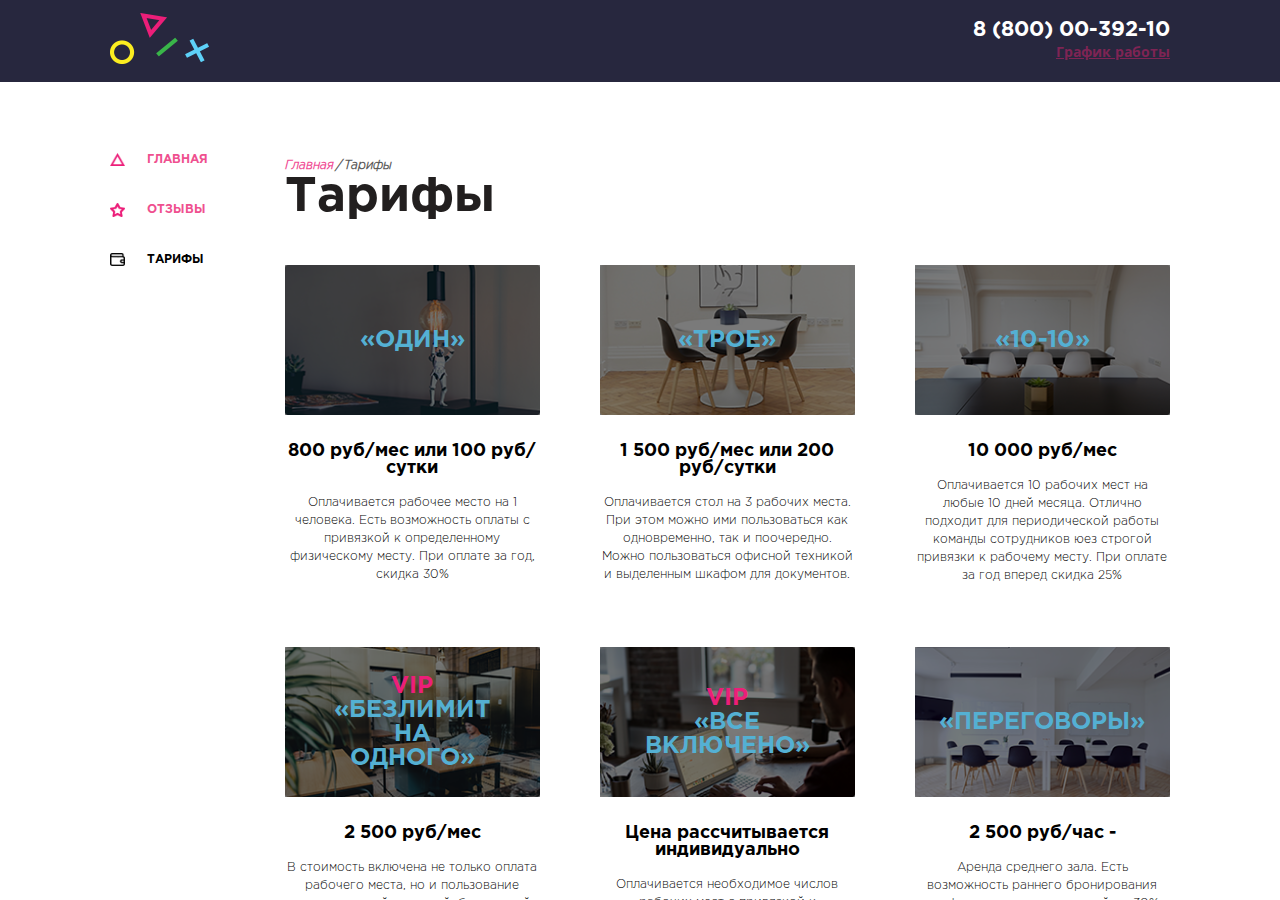
<file: index.html>
<!DOCTYPE html>
<html lang="ru">
<head>
    <meta charset="UTF-8">
    <link href="https://fonts.googleapis.com/css?family=Open+Sans:400,600,700&display=swap" rel="stylesheet">
    <link rel="stylesheet" href="./main.css">
    <title>Prices</title>
</head>
<body>
  <div class="wrapper">
    <header class="header">
      <div class="container container-header">
        <a href="#" class="logotype">
          <img src="./img/logotype.png" alt="Logotype Picture" class="logotype__picture">
        </a>
        <div class="contacts">
          <a href="tel:+78000039210" class="contacts__phone">8 (800) 00-392-10</a>
          <a href="#" class="contacts__hours">График работы</a>
          <div class="schedule">
            <span class="time">пн-вс: 09:00-20:00</span>
            <span class="lunch">обед: 14:00-14:30</span>
          </div>
        </div>
      </div>           
    </header>
    <main class="main">  
      <div class="general-content">        
        <aside class="sidebar">
          <nav class="nav">
            <ul class="nav__list">
              <li class="nav__item">
                <a href="#" class="nav__link 
                nav__link--main">
                    Главная
                </a>
              </li>
              <li class="nav__item">
                <a href="#" class="nav__link
                nav__link--feedback">
                    Отзывы
                </a>
              </li>
              <li class="nav__item">
                <a href="#" class="nav__link
                nav__link--prices">
                    Тарифы
                </a>
              </li>
            </ul>
          </nav>
        </aside>
        <div class="main-content">
          <nav class="breadcrumbs">
            <ul class="breadcrumbs__list">
              <li class="breadcrumbs__item">
                  <a href="#" class="breadcrumbs__link breadcrumbs__link--main">Главная</a>
              </li>
              <li class="breadcrumbs__item">
                  <a href="#" class="breadcrumbs__link breadcrumbs__link--prices">Тарифы</a>
              </li>
            </ul>
          </nav>
          <div class="prices">
            <h2 class="prices__title title">Тарифы</h2>
            <div class="prices__description">
              <ul class="prices__content">
                <li class="prices__block">
                  <div class="prices__icon">
                    <img src="./img/robot.png" alt="Picture" class="icon__picture">
                    <span class="prices__name">«Один»</span>
                  </div>
                  <p class="prices__conditions">800 руб/мес или 100 руб/сутки</p>
                  <p class="prices__detais">Оплачивается рабочее место на 1 человека. Есть возможность оплаты с привязкой к определенному физическому месту. При оплате за год, скидка 30%</p>
                </li>
                <li class="prices__block">
                  <div class="prices__icon">
                    <img src="./img/chairs.png" alt="Picture" class="icon__picture">
                    <span class="prices__name">«Трое»</span>
                  </div>
                  <p class="prices__conditions">1 500 руб/мес или 200 руб/сутки</p>
                  <p class="prices__detais">Оплачивается стол на 3 рабочих места. При этом можно ими пользоваться как одновременно, так и поочередно. Можно пользоваться офисной техникой и выделенным шкафом для документов.</p>
                </li>
                <li class="prices__block">
                  <div class="prices__icon">
                    <img src="./img/table.png" alt="Picture" class="icon__picture">
                    <span class="prices__name">«10-10»</span>
                  </div>
                  <p class="prices__conditions">10 000 руб/мес</p>
                  <p class="prices__detais">Оплачивается 10 рабочих мест на любые 10 дней месяца. Отлично подходит для периодической работы команды сотрудников юез строгой привязки к рабочему месту. При оплате за год вперед скидка 25%</p>
                </li>
                <li class="prices__block">
                  <div class="prices__icon">
                    <img src="./img/class.png" alt="Picture" class="icon__picture">
                    <span class="prices__name"><p class="vip">vip</p>«Безлимит на одного»</span>
                  </div>
                  <p class="prices__conditions">2 500 руб/мес</p>
                  <p class="prices__detais">В стоимость включена не только оплата рабочего места, но и пользование копировальной техникой, бесплатный кофе или чай в течение дня, возможность использования зала для переговоров при предварительном бронировании 1 раз в месяц.</p>
                </li>
                <li class="prices__block">
                  <div class="prices__icon">
                    <img src="./img/work.png" alt="Picture" class="icon__picture">
                    <span class="prices__name"><p class="vip">vip</p>«Все включено»</span>
                  </div>
                  <p class="prices__conditions">Цена рассчитывается индивидуально</p>
                  <p class="prices__detais">Оплачивается необходимое числов рабочих мест с привязкой к фактическому местонахождению. В стоимость включены рабочие столы, мебель для хранения документов, отдельный принтер и копировальный автомат.</p>
                </li>
                <li class="prices__block">
                  <div class="prices__icon">
                    <img src="./img/cabinet.png" alt="Picture" class="icon__picture">
                    <span class="prices__name">«Переговоры»</span>
                  </div>
                  <p class="prices__conditions">2 500 руб/час -</p>
                  <p class="prices__detais">Аренда среднего зала. Есть возможность раннего бронирования конференц-залов со скидкой до 30% при полной предоплате.</p>
                </li>                                                                                                                                                      
              </ul>
            </div>
          </div>
          <div class="partners">
            <h2 class="partners__title title">Партнёры</h2>
            <ul class="partners__list">
              <li class="partners__picture">
                <a href="#" class="partners__link">
                  <img src="./img/vinter-normal.png" alt="Picture" class="partners__icon">
                </a>
              </li>
              <li class="partners__picture">
                <a href="#" class="partners__link">
                  <img src="./img/drop-normal.png" alt="Picture" class="partners__icon">
                </a>
              </li>
              <li class="partners__picture">
                <a href="#" class="partners__link">
                  <img src="./img/anna.png" alt="Picture" class="partners__icon">
                </a>
              </li>
              <li class="partners__picture">
                <a href="#" class="partners__link">
                  <img src="./img/tishkin-normal.png" alt="Picture" class="partners__icon">
                </a>
              </li>
              <li class="partners__picture">
                <a href="#" class="partners__link">
                  <img src="./img/pufok-normal.png" alt="Picture" class="partners__icon">
                </a>
              </li>
              <li class="partners__picture">
                <a href="#" class="partners__link">
                  <img src="./img/avantazh-normal.png" alt="Picture" class="partners__icon">
                </a>
              </li>
            </ul>
          </div>
        </div>
      </div>
    </main>
    <footer class="footer">
      <div class="container container--footer">
        <p class="footer__description">
          Сделано с любовью и старанием на курсе "HTML + CSS" в <a href="//loftschool.com" target="_blank" class="loftschool">Loftschool</a>. Автор работы: <span class="footer__author">Прохладов Вадим</span>
        </p>
        <a href="#" class="logotype--footer">
          <img src="img/logotype.png" alt="Logotype Picture" class="logotype__picture">
        </a>
        <div class="social">
          <div class="social__description">Наши социальные сети</div>
          <ul class="social__items">
            <li class="social__picture">
              <div class="social__picture vk"></div>
            </li>
            <li class="social__picture">
              <div class="social__picture fb"></div>
            </li>
            <li class="social__picture">
              <div class="social__picture google"></div>
            </li>
            <li class="social__picture">
              <div class="social__picture twitter"></div>
            </li>
            <li class="social__picture">
              <div class="social__picture mail"></div>
            </li>
          </ul>
        </div>
      </div>
    </footer>
  </div>
</body>
</html>
</file>
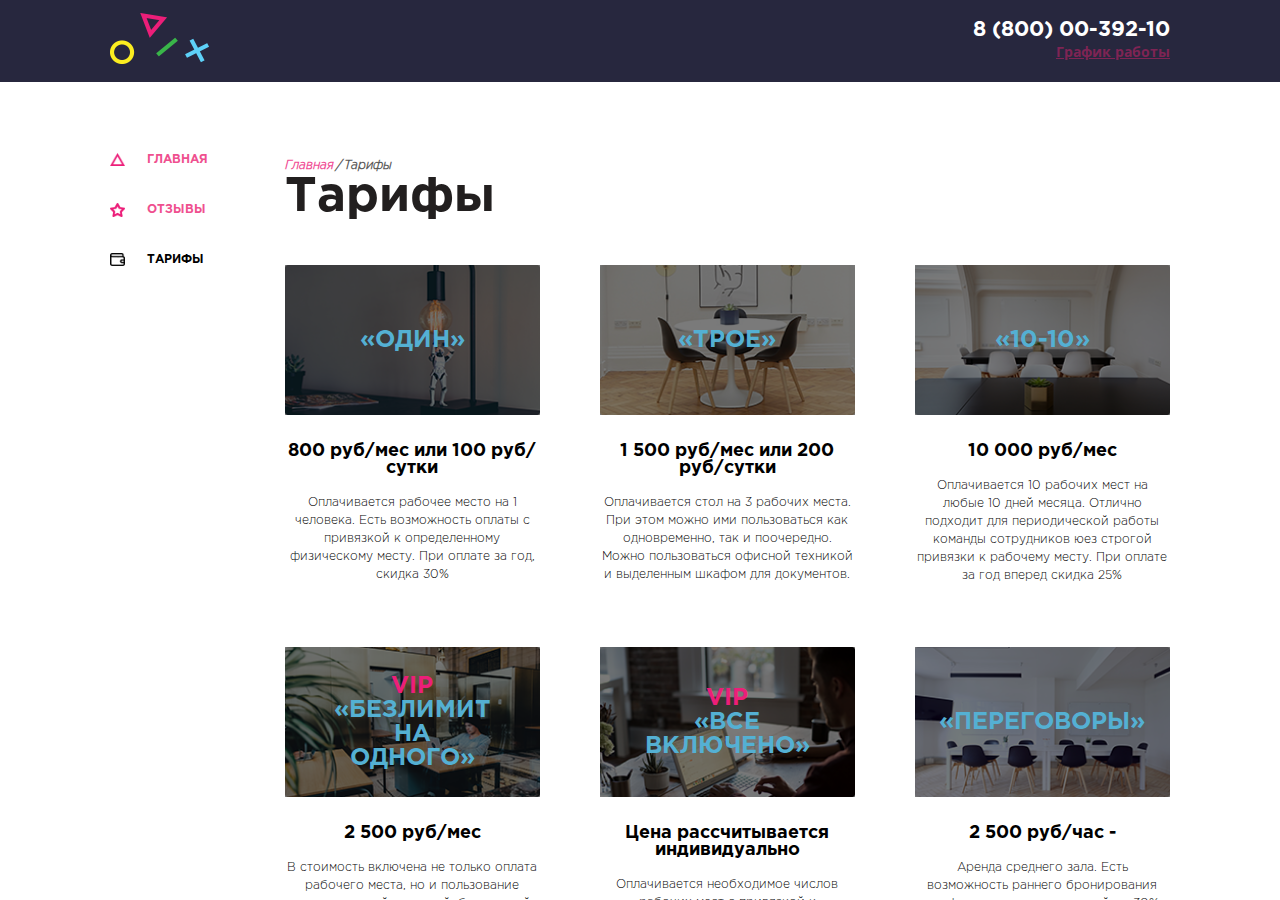
<file: prices/index.html>
<!DOCTYPE html>
<html lang="ru">
<head>
    <meta charset="UTF-8">
    <link href="https://fonts.googleapis.com/css?family=Open+Sans:400,600,700&display=swap" rel="stylesheet">
    <link rel="stylesheet" href="./main.css">
    <title>Prices</title>
</head>
<body>
  <div class="wrapper">
    <header class="header">
      <div class="container container-header">
        <a href="#" class="logotype">
          <img src="./img/logotype.png" alt="Logotype Picture" class="logotype__picture">
        </a>
        <div class="contacts">
          <a href="tel:+78000039210" class="contacts__phone">8 (800) 00-392-10</a>
          <a href="#" class="contacts__hours">График работы</a>
        </div>
      </div>           
    </header>
    <main class="main">  
      <div class="general-content">        
        <aside class="sidebar">
          <nav class="nav">
            <ul class="nav__list">
              <li class="nav__item">
                <a href="#" class="nav__link 
                nav__link--main">
                    Главная
                </a>
              </li>
              <li class="nav__item">
                <a href="#" class="nav__link
                nav__link--feedback">
                    Отзывы
                </a>
              </li>
              <li class="nav__item">
                <a href="#" class="nav__link
                nav__link--prices">
                    Тарифы
                </a>
              </li>
            </ul>
          </nav>
        </aside>
        <div class="main-content">
          <nav class="breadcrumbs">
            <ul class="breadcrumbs__list">
              <li class="breadcrumbs__item">
                  <a href="#" class="breadcrumbs__link breadcrumbs__link--main">Главная</a>
              </li>
              <li class="breadcrumbs__item">
                  <a href="#" class="breadcrumbs__link breadcrumbs__link--prices">Тарифы</a>
              </li>
            </ul>
          </nav>
          <div class="prices">
            <h2 class="prices__title title">Тарифы</h2>
            <div class="prices__description">
              <ul class="prices__content">
                <li class="prices__block">
                  <div class="prices__icon">
                    <img src="./img/robot.png" alt="Picture" class="icon__picture">
                    <span class="prices__name">«Один»</span>
                  </div>
                  <p class="prices__conditions">800 руб/мес или 100 руб/сутки</p>
                  <p class="prices__detais">Оплачивается рабочее место на 1 человека. Есть возможность оплаты с привязкой к определенному физическому месту. При оплате за год, скидка 30%</p>
                </li>
                <li class="prices__block">
                  <div class="prices__icon">
                    <img src="./img/chairs.png" alt="Picture" class="icon__picture">
                    <span class="prices__name">«Трое»</span>
                  </div>
                  <p class="prices__conditions">1 500 руб/мес или 200 руб/сутки</p>
                  <p class="prices__detais">Оплачивается стол на 3 рабочих места. При этом можно ими пользоваться как одновременно, так и поочередно. Можно пользоваться офисной техникой и выделенным шкафом для документов.</p>
                </li>
                <li class="prices__block">
                  <div class="prices__icon">
                    <img src="./img/table.png" alt="Picture" class="icon__picture">
                    <span class="prices__name">«10-10»</span>
                  </div>
                  <p class="prices__conditions">10 000 руб/мес</p>
                  <p class="prices__detais">Оплачивается 10 рабочих мест на любые 10 дней месяца. Отлично подходит для периодической работы команды сотрудников юез строгой привязки к рабочему месту. При оплате за год вперед скидка 25%</p>
                </li>
                <li class="prices__block">
                  <div class="prices__icon">
                    <img src="./img/class.png" alt="Picture" class="icon__picture">
                    <span class="prices__name"><p class="vip">vip</p>«Безлимит на одного»</span>
                  </div>
                  <p class="prices__conditions">2 500 руб/мес</p>
                  <p class="prices__detais">В стоимость включена не только оплата рабочего места, но и пользование копировальной техникой, бесплатный кофе или чай в течение дня, возможность использования зала для переговоров при предварительном бронировании 1 раз в месяц.</p>
                </li>
                <li class="prices__block">
                  <div class="prices__icon">
                    <img src="./img/work.png" alt="Picture" class="icon__picture">
                    <span class="prices__name"><p class="vip">vip</p>«Все включено»</span>
                  </div>
                  <p class="prices__conditions">Цена рассчитывается индивидуально</p>
                  <p class="prices__detais">Оплачивается необходимое числов рабочих мест с привязкой к фактическому местонахождению. В стоимость включены рабочие столы, мебель для хранения документов, отдельный принтер и копировальный автомат.</p>
                </li>
                <li class="prices__block">
                  <div class="prices__icon">
                    <img src="./img/cabinet.png" alt="Picture" class="icon__picture">
                    <span class="prices__name">«Переговоры»</span>
                  </div>
                  <p class="prices__conditions">2 500 руб/час -</p>
                  <p class="prices__detais">Аренда среднего зала. Есть возможность раннего бронирования конференц-залов со скидкой до 30% при полной предоплате.</p>
                </li>                                                                                                                                                      
              </ul>
            </div>
          </div>
          <div class="partners">
            <h2 class="partners__title title">Партнёры</h2>
            <ul class="partners__list">
              <li class="partners__picture">
                <a href="#" class="partners__link">
                  <img src="./img/vinter-normal.png" alt="Picture" class="partners__icon">
                </a>
              </li>
              <li class="partners__picture">
                <a href="#" class="partners__link">
                  <img src="./img/drop-normal.png" alt="Picture" class="partners__icon">
                </a>
              </li>
              <li class="partners__picture">
                <a href="#" class="partners__link">
                  <img src="./img/anna.png" alt="Picture" class="partners__icon">
                </a>
              </li>
              <li class="partners__picture">
                <a href="#" class="partners__link">
                  <img src="./img/tishkin-normal.png" alt="Picture" class="partners__icon">
                </a>
              </li>
              <li class="partners__picture">
                <a href="#" class="partners__link">
                  <img src="./img/pufok-normal.png" alt="Picture" class="partners__icon">
                </a>
              </li>
              <li class="partners__picture">
                <a href="#" class="partners__link">
                  <img src="./img/avantazh-normal.png" alt="Picture" class="partners__icon">
                </a>
              </li>
            </ul>
          </div>
        </div>
      </div>
    </main>
    <footer class="footer">
      <div class="container container--footer">
        <p class="footer__description">
          Сделано с любовью и старанием на курсе "HTML + CSS" в <a href="//loftschool.com" target="_blank" class="loftschool">Loftschool</a>. Автор работы: <span class="footer__author">Прохладов Вадим</span>
        </p>
        <a href="#" class="logotype--footer">
          <img src="img/logotype.png" alt="Logotype Picture" class="logotype__picture">
        </a>
        <div class="social">
          <div class="social__description">Наши социальные сети</div>
          <ul class="social__items">
            <li class="social__picture">
              <div class="social__picture vk"></div>
            </li>
            <li class="social__picture">
              <div class="social__picture fb"></div>
            </li>
            <li class="social__picture">
              <div class="social__picture google"></div>
            </li>
            <li class="social__picture">
              <div class="social__picture twitter"></div>
            </li>
            <li class="social__picture">
              <div class="social__picture mail"></div>
            </li>
          </ul>
        </div>
      </div>
    </footer>
  </div>
</body>
</html>
</file>
<file: main.css>
*{
  box-sizing: border-box;  
}

body, html {
  height: 100%;
  width: 100%;
  padding: 0;
  margin: 0;
  font-family: 'Open Sans', sans-serif;
}

ul, li {
  padding: 0;
  margin: 0;
  list-style: none;
}

.wrapper {
  height: 100%;
  width: 100%;
  overflow-x: hidden;
}

.container {
width: 1060px;
margin: 0 auto;
}

@font-face {
	font-family: 'GothaPro';
	src: url('./fonts/GothaProBol.woff') format('woff');
	font-weight: 700;
	font-style: normal;
}

@font-face {
	font-family: 'GothaPro';
	src: url('./fonts/GothaProLig.woff') format('woff');
	font-weight: 300;
	font-style: normal;
}

@font-face {
	font-family: 'GothaPro';
	src: url('./fonts/GothaProLigIta.woff') format('woff');
	font-weight: 300;
	font-style: italic;
}
/* header styles */

.header {
  min-height: 74 px;
  background-color: #27273e;
  padding: 13px 0;
}

.container-header {
  display: flex;
  justify-content: space-between;
  align-items: center;
}

.logotype {
  display: inline-block;
  text-align: left;
 }

 .lpgptype__picture {
   max-height: 100%;
 }

.contacts {
  font-weight: 700;
  text-align: right;
  position: relative;
}

.contacts__phone { 
 font-family: 'GothaPro', Open Sans, sans-serif; 
 font-weight: 700;     
 color: #ffffff;  
 font-size: 21px;
 text-decoration: none;
 display: block;
}

.contacts__hours {
  text-decoration: underline;
  color: #7e2454;
  font-weight: 700;
  font-size: 14px;
}

.schedule {
  display: inline-block;
  position: absolute;
  right: -9999px;
  opacity: 0;
  top: 100%;
  z-index: 1;
  margin-top: 20px;
  width: 190px;
  box-shadow: 0 0 10px black;
  background: #ffffff;
  padding: 10px;
  color: #000000;
}

.schedule:before {
  content: "";
  display: inline-block;
  height: 20px;
  width: 20px;
  background-color: #ffffff;
  transform: rotate(45deg);
  position: absolute;
  bottom: 83%;
  right: 20px;
}

.schedule:after {
  content: "";
  display: block;
  width: 100%;
  height: 25px;
  position: absolute;
  bottom: 100%;
  right: 0;
  background: transparent;
  z-index: 1;
}

.contacts__hours:hover {
  color: #7faad4;
}

.contacts:hover .schedule {
  opacity: 1;
  right: 0;
}

.time {
  display: inline-block;
  font-family: 'GothaPro', Open Sans, sans-serif; 
  font-weight: 700; 
  color: #ec1e79;
  font-style: 14px; 
  text-align: left;
}

.lunch {
    display: inline-block;
    font-family: 'GothaPro', Open Sans, sans-serif; 
    font-weight: 300;
    font-style: 14px; 
    text-align: left;
}

/* main styles */

.general-content {
padding: 70px 0px;
width: 100%;
width: 1060px;
margin: 0 auto;
}

.general-content {
  display: flex;
  justify-content: space-between;
  align-items: flex-start;
}

.sidebar {
  margin-right: 77px;
}

.nav__item {
  padding: 0px 0px 35px;
}

.nav__item:last-child {
  padding: 0px;
}

.nav__link {
  color: #ef508f;
  font-family: 'GothaPro', Open Sans, sans-serif; 
  font-weight: 700;
  font-size: 12px;
  text-transform: uppercase;
  text-decoration: none;
  display: flex;
  align-items: center;
}

.nav__link--prices {
  color: #000000
}

.nav__link:hover {
  color: #262626;
}

.nav__link:before {
  content: "";
  display: inline-block;
  height: 15px;
  width: 15px;
  color: #262626;
  margin-right: 22px;
  background: center center / contain no-repeat;
}

.nav__link--main:before {
  background-image: url(img/main_icon.png);
}

.nav__link--feedback:before {
  background-image: url(img/feed_icon.png);
}

.nav__link--feedback:hover:before {
  background-image: url(img/feed_icon--black.png);
}

.nav__link--prices:before {
  background-image: url(img/wallet_icon-black.png);
}

.nav__link--main:hover:before {
  background-image: url(img/main_icon--black.png);
}

.breadcrumbs__list {
  display: flex;
  justify-content: left;
}

.breadcrumbs__link {
  text-decoration: none;
  font-style: italic;
  font-family: 'GothaPro', Open Sans, sans-serif; 
  font-weight: 700;
  font-size: 12px;
  margin-bottom: 32px;
}

.breadcrumbs__link--main {
  color: #f04b94;
}

.breadcrumbs__link--prices {
  color: #5a5858;
}

.breadcrumbs__link--prices:before {
  content: "/";
  padding: 0px 2px;
}

.title {
  color: #221f1f;
  font-family: 'GothaPro', Open Sans, sans-serif; 
  font-weight: 700;
  font-size: 49px;
  margin: 0px;
  text-align: left;
}

.prices__title {
  margin-bottom: 44px;
}

.prices__content {
  display: flex;
  justify-content: space-between;
  flex-wrap: wrap;
  width: 100%;
  margin-bottom: -50px;
}

.prices__block {
  width: calc( (100% - 120px) / 3);
  margin-bottom: 50px;
}

.prices__icon {
  width: 100%;
  height: 150px;
  position: relative;
  object-fit: cover;
}

.icon__picture {
  display: inline-block;
  width: 100%;
  height: 100%;
}

.prices__icon:before {
  content: "";
  display: block;
  width: 100%;
  height: 100%;
  background: #000000;
  opacity: .52;
  position: absolute;
  z-index: 2; 
}

.prices__name {
  display: inline-block;
  max-height: 100%;
  max-width: 100%;
  position: absolute;
  top: 50%;
  left: 50%;
  transform: translate(-50%, -50%);
  z-index: 5;
  color: #54b0d3;
  font-family: 'GothaPro', Open Sans, sans-serif; 
  font-weight: 700;
  font-size: 24px;
  text-transform: uppercase;
  text-align: center;
}

.vip {
  color: #ec1e79;
  margin: 0;
}

.prices__conditions{
  margin: 28px 0px 17px;
  font-family: 'GothaPro', Open Sans, sans-serif; 
  font-weight: 700;
  font-size: 18px;
  text-align: center;
}

.prices__detais{
  font-family: 'GothaPro', Open Sans, sans-serif; 
  font-weight: 300;
  font-size: 12px;
  text-align: center;
  line-height: 150%;
}

.partners__title {
  margin-bottom: 56px;
}

.partners__list {
  display: flex;
  justify-content: space-between;
  flex-wrap: wrap;
  margin-bottom: -54px;
}

.partners__picture {
  width: calc(100%/3);
  margin-bottom: 54px;
  filter: grayscale(100%);
}

.partners__picture:hover {
  filter: grayscale(0%);
}

/* footer styles */

.footer {
  min-height: 74 px;
  background-color: #27273e;
}

.container--footer {
  display: flex;
  justify-content: space-between;
  align-items: center;
}

.footer__description {
  height: 49px;
  width: 276px;
  text-align: left;
  margin-right: 216px;
  color: #ffffff;
 }

 .loftschool {
  color: #ffffff;
  font-weight: 700;
 }

 .footer__author {
   font-weight: 700;
 }

 .logotype--footer {
  text-align: center;
  margin-right: 280px;
 }

.social {
  text-align: right;
}

.social__description {
  font-family: 'GothaPro', Open Sans, sans-serif; 
  font-weight: 700;  
  font-size: 14px;
  text-align: right;
  color: #ffffff;
  margin-bottom: 12px;  
}

.social__items {
  display: flex;
  justify-content: flex-start;
  align-items: center;
}

.social__picture {
  margin-right: 10px;
  border-radius: 50%;
  height: 22px;
  width: 22px;
  background-color:#d4d4d8;
  position: relative;
  text-align: left;
}

.social__picture:last-child {
  margin-right: 0;
}

.social__picture:before {
  content: "";
  display: inline-block;
  height: 22px;
  width: 22px;
  background-repeat: no-repeat;
  position: absolute;
  top: 50%;
  left: 50%;
  transform: translate(-50%, -50%);
} 

.vk:before {
    background: url(img/vk.png) center center;
    background-repeat: no-repeat;
}

.fb:before {
  background: url(img/fb.png) center center;
  background-repeat: no-repeat;
}

.google:before {
  background: url(img/google.png) center center;
  background-repeat: no-repeat;
}

.twitter:before {
  background: url(img/twitter.png) center center;
  background-repeat: no-repeat;
}

.mail:before {
  background: url(img/mail.png) center center;
  background-repeat: no-repeat;
}

.social__picture:hover {
  background-color: #cc3366;
}
</file>
<file: prices/main.css>
*{
  box-sizing: border-box;  
}

body, html {
  height: 100%;
  width: 100%;
  padding: 0;
  margin: 0;
  font-family: 'Open Sans', sans-serif;
}

ul, li {
  padding: 0;
  margin: 0;
  list-style: none;
}

.wrapper {
  height: 100%;
  width: 100%;
  overflow-x: hidden;
}

.container {
width: 1060px;
margin: 0 auto;
}

@font-face {
	font-family: 'GothaPro';
	src: url('./fonts/GothaProBol.woff') format('woff');
	font-weight: 700;
	font-style: normal;
}

@font-face {
	font-family: 'GothaPro';
	src: url('./fonts/GothaProLig.woff') format('woff');
	font-weight: 300;
	font-style: normal;
}

@font-face {
	font-family: 'GothaPro';
	src: url('./fonts/GothaProLigIta.woff') format('woff');
	font-weight: 300;
	font-style: italic;
}
/* header styles */

.header {
  min-height: 74 px;
  background-color: #27273e;
  padding: 13px 0;
}

.container-header {
  display: flex;
  justify-content: space-between;
  align-items: center;
}

.logotype {
  display: inline-block;
  text-align: left;
 }

 .lpgptype__picture {
   max-height: 100%;
 }

.contacts {
  font-weight: 700;
  text-align: right;
}

.contacts__phone { 
 font-family: 'GothaPro', Open Sans, sans-serif; 
 font-weight: 700;     
 color: #ffffff;  
 font-size: 21px;
 text-decoration: none;
 display: block;
}

.contacts__hours {
  text-decoration: underline;
  color: #7e2454;
  font-weight: 700;
  font-size: 14px;
}

/* main styles */

.general-content {
padding: 70px 0px;
width: 100%;
width: 1060px;
margin: 0 auto;
}

.general-content {
  display: flex;
  justify-content: space-between;
  align-items: flex-start;
}

.sidebar {
  margin-right: 77px;
}

.nav__item {
  padding: 0px 0px 35px;
}

.nav__item:last-child {
  padding: 0px;
}

.nav__link {
  color: #ef508f;
  font-family: 'GothaPro', Open Sans, sans-serif; 
  font-weight: 700;
  font-size: 12px;
  text-transform: uppercase;
  text-decoration: none;
  display: flex;
  align-items: center;
}

.nav__link--prices {
  color: #000000
}

.nav__link:hover {
  color: #262626;
}

.nav__link:before {
  content: "";
  display: inline-block;
  height: 15px;
  width: 15px;
  color: #262626;
  margin-right: 22px;
  background: center center / contain no-repeat;
}

.nav__link--main:before {
  background-image: url(img/main_icon.png);
}

.nav__link--feedback:before {
  background-image: url(img/feed_icon.png);
}

.nav__link--feedback:hover:before {
  background-image: url(img/feed_icon--black.png);
}

.nav__link--prices:before {
  background-image: url(img/wallet_icon-black.png);
}

.nav__link--main:hover:before {
  background-image: url(img/main_icon--black.png);
}

.breadcrumbs__list {
  display: flex;
  justify-content: left;
}

.breadcrumbs__link {
  text-decoration: none;
  font-style: italic;
  font-family: 'GothaPro', Open Sans, sans-serif; 
  font-weight: 700;
  font-size: 12px;
  margin-bottom: 32px;
}

.breadcrumbs__link--main {
  color: #f04b94;
}

.breadcrumbs__link--prices {
  color: #5a5858;
}

.breadcrumbs__link--prices:before {
  content: "/";
  padding: 0px 2px;
}

.title {
  color: #221f1f;
  font-family: 'GothaPro', Open Sans, sans-serif; 
  font-weight: 700;
  font-size: 49px;
  margin: 0px;
  text-align: left;
}

.prices__title {
  margin-bottom: 44px;
}

.prices__content {
  display: flex;
  justify-content: space-between;
  flex-wrap: wrap;
  width: 100%;
  margin-bottom: -50px;
}

.prices__block {
  width: calc( (100% - 120px) / 3);
  margin-bottom: 50px;
}

.prices__icon {
  width: 100%;
  height: 150px;
  position: relative;
  object-fit: cover;
}

.icon__picture {
  display: inline-block;
  width: 100%;
  height: 100%;
}

.prices__icon:before {
  content: "";
  display: block;
  width: 100%;
  height: 100%;
  background: #000000;
  opacity: .52;
  position: absolute;
  z-index: 2; 
}

.prices__name {
  display: inline-block;
  max-height: 100%;
  max-width: 100%;
  position: absolute;
  top: 50%;
  left: 50%;
  transform: translate(-50%, -50%);
  z-index: 5;
  color: #54b0d3;
  font-family: 'GothaPro', Open Sans, sans-serif; 
  font-weight: 700;
  font-size: 24px;
  text-transform: uppercase;
  text-align: center;
}

.vip {
  color: #ec1e79;
  margin: 0;
}

.prices__conditions{
  margin: 28px 0px 17px;
  font-family: 'GothaPro', Open Sans, sans-serif; 
  font-weight: 700;
  font-size: 18px;
  text-align: center;
}

.prices__detais{
  font-family: 'GothaPro', Open Sans, sans-serif; 
  font-weight: 300;
  font-size: 12px;
  text-align: center;
  line-height: 150%;
}

.partners__title {
  margin-bottom: 56px;
}

.partners__list {
  display: flex;
  justify-content: space-between;
  flex-wrap: wrap;
  margin-bottom: -54px;
}

.partners__picture {
  width: calc(100%/3);
  margin-bottom: 54px;
  filter: grayscale(100%);
}

.partners__picture:hover {
  filter: grayscale(0%);
}

/* footer styles */

.footer {
  min-height: 74 px;
  background-color: #27273e;
}

.container--footer {
  display: flex;
  justify-content: space-between;
  align-items: center;
}

.footer__description {
  height: 49px;
  width: 276px;
  text-align: left;
  margin-right: 216px;
  color: #ffffff;
 }

 .loftschool {
  color: #ffffff;
  font-weight: 700;
 }

 .footer__author {
   font-weight: 700;
 }

 .logotype--footer {
  text-align: center;
  margin-right: 280px;
 }

.social {
  text-align: right;
}

.social__description {
  font-family: 'GothaPro', Open Sans, sans-serif; 
  font-weight: 700;  
  font-size: 14px;
  text-align: right;
  color: #ffffff;
  margin-bottom: 12px;  
}

.social__items {
  display: flex;
  justify-content: flex-start;
  align-items: center;
}

.social__picture {
  margin-right: 10px;
  border-radius: 50%;
  height: 22px;
  width: 22px;
  background-color:#d4d4d8;
  position: relative;
  text-align: left;
}

.social__picture:last-child {
  margin-right: 0;
}

.social__picture:before {
  content: "";
  display: inline-block;
  height: 22px;
  width: 22px;
  background-repeat: no-repeat;
  position: absolute;
  top: 50%;
  left: 50%;
  transform: translate(-50%, -50%);
} 

.vk:before {
    background: url(img/vk.png) center center;
    background-repeat: no-repeat;
}

.fb:before {
  background: url(img/fb.png) center center;
  background-repeat: no-repeat;
}

.google:before {
  background: url(img/google.png) center center;
  background-repeat: no-repeat;
}

.twitter:before {
  background: url(img/twitter.png) center center;
  background-repeat: no-repeat;
}

.mail:before {
  background: url(img/mail.png) center center;
  background-repeat: no-repeat;
}

.social__picture:hover {
  background-color: #cc3366;
}
</file>
